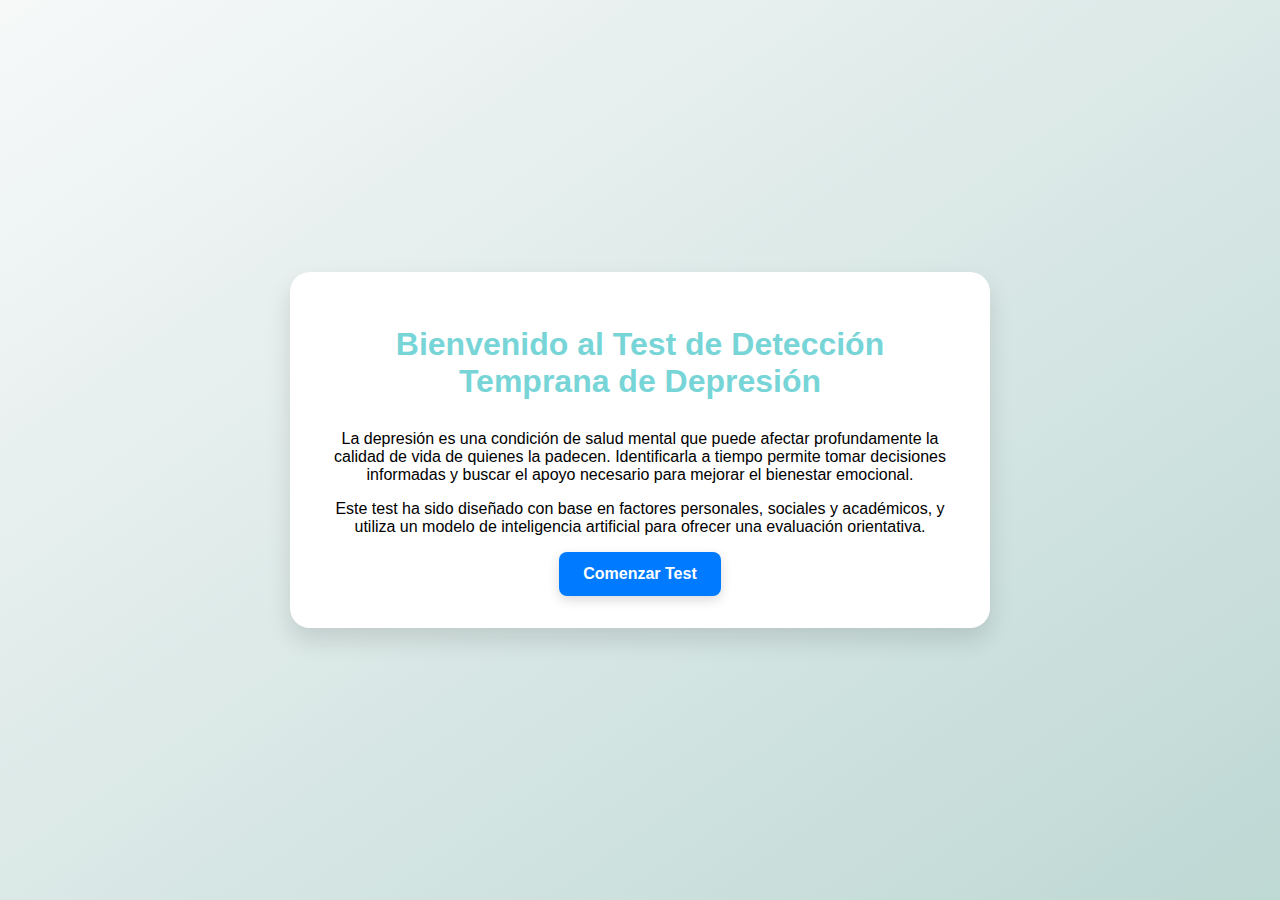
<file: index.html>
<!DOCTYPE html>
<html lang="es">
<head>
    <meta charset="UTF-8">
    <title>Inicio - Predicción de Depresión</title>
    <link rel="stylesheet" href="css/styles.css">
</head>
<body>
    <div class="container intro-page">
        <h1>Bienvenido al Test de Detección Temprana de Depresión</h1>
        <p>
            La depresión es una condición de salud mental que puede afectar profundamente la calidad de vida de quienes la padecen. 
            Identificarla a tiempo permite tomar decisiones informadas y buscar el apoyo necesario para mejorar el bienestar emocional.
        </p>
        <p>
            Este test ha sido diseñado con base en factores personales, sociales y académicos, 
            y utiliza un modelo de inteligencia artificial para ofrecer una evaluación orientativa.
        </p>

        <button onclick="location.href='test.html'" class="start-button">Comenzar Test</button>
    </div>
</body>
</html>
</file>
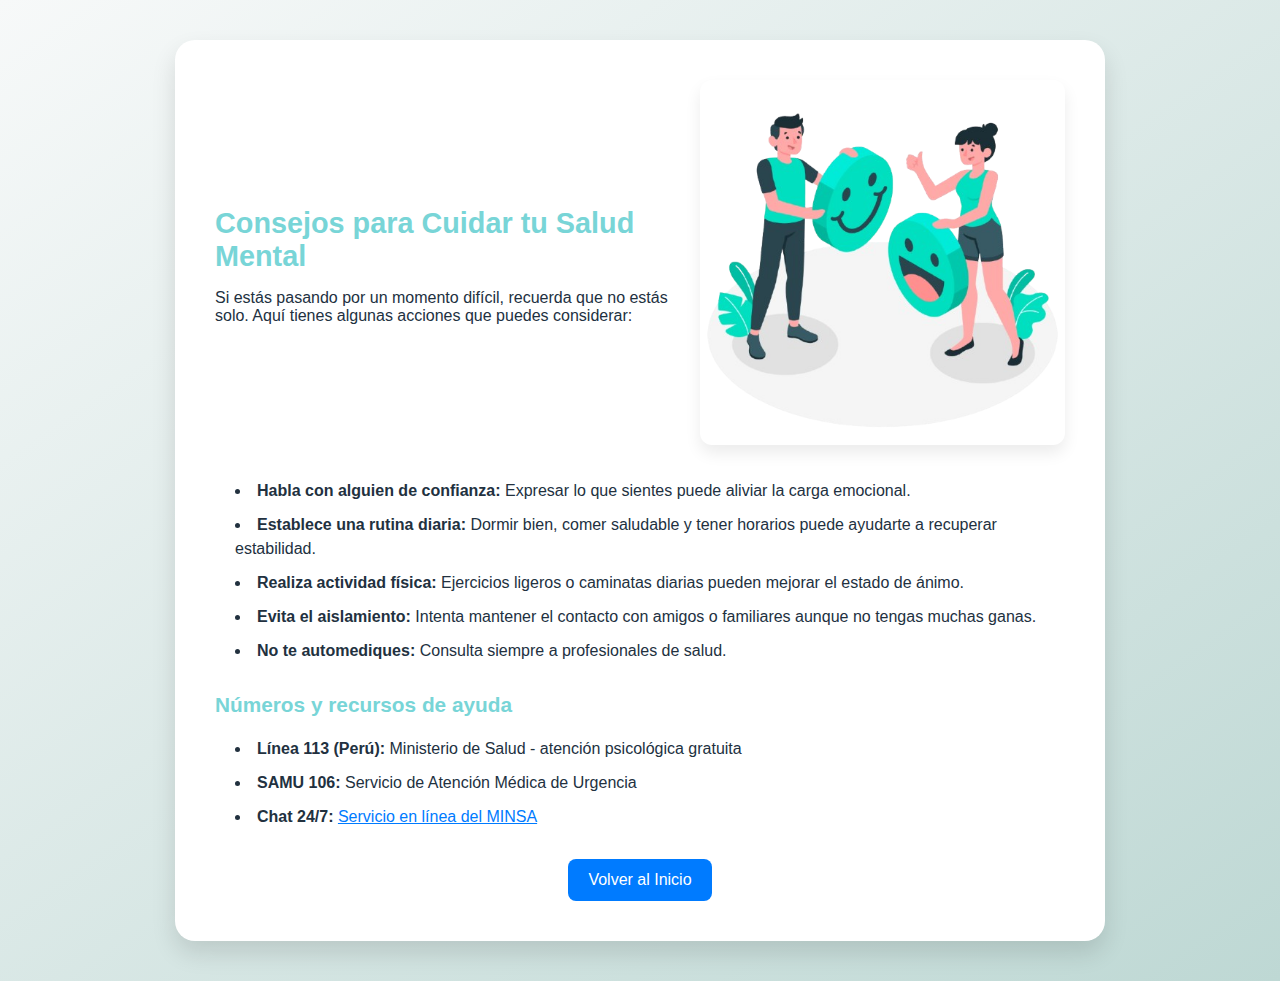
<file: consejos.html>
<!DOCTYPE html>
<html lang="es">
<head>
  <meta charset="UTF-8">
  <meta name="viewport" content="width=device-width, initial-scale=1.0">
  <title>Consejos para la Depresión</title>
  <link rel="stylesheet" href="css/consejos.css">
</head>
<body>
  <div class="consejos-container">
    <div class="consejos-header">
      <div class="consejos-text">
        <h1>Consejos para Cuidar tu Salud Mental</h1>
        <p>Si estás pasando por un momento difícil, recuerda que no estás solo. Aquí tienes algunas acciones que puedes considerar:</p>
      </div>
      <div class="consejos-image">
        <img src="assets/consejos_ilustracion.png" alt="Ilustración salud mental">
      </div>
    </div>

    <ul class="tips-list">
      <li><strong>Habla con alguien de confianza:</strong> Expresar lo que sientes puede aliviar la carga emocional.</li>
      <li><strong>Establece una rutina diaria:</strong> Dormir bien, comer saludable y tener horarios puede ayudarte a recuperar estabilidad.</li>
      <li><strong>Realiza actividad física:</strong> Ejercicios ligeros o caminatas diarias pueden mejorar el estado de ánimo.</li>
      <li><strong>Evita el aislamiento:</strong> Intenta mantener el contacto con amigos o familiares aunque no tengas muchas ganas.</li>
      <li><strong>No te automediques:</strong> Consulta siempre a profesionales de salud.</li>
    </ul>

    <h2>Números y recursos de ayuda</h2>
    <ul class="help-lines">
      <li><strong>Línea 113 (Perú):</strong> Ministerio de Salud - atención psicológica gratuita</li>
      <li><strong>SAMU 106:</strong> Servicio de Atención Médica de Urgencia</li>
      <li><strong>Chat 24/7:</strong> <a href="https://www.minsa.gob.pe/portada/psicologica.asp" target="_blank">Servicio en línea del MINSA</a></li>
    </ul>

    <div class="back-btn">
      <button onclick="location.href='index.html'">Volver al Inicio</button>
    </div>
  </div>
</body>
</html>
</file>
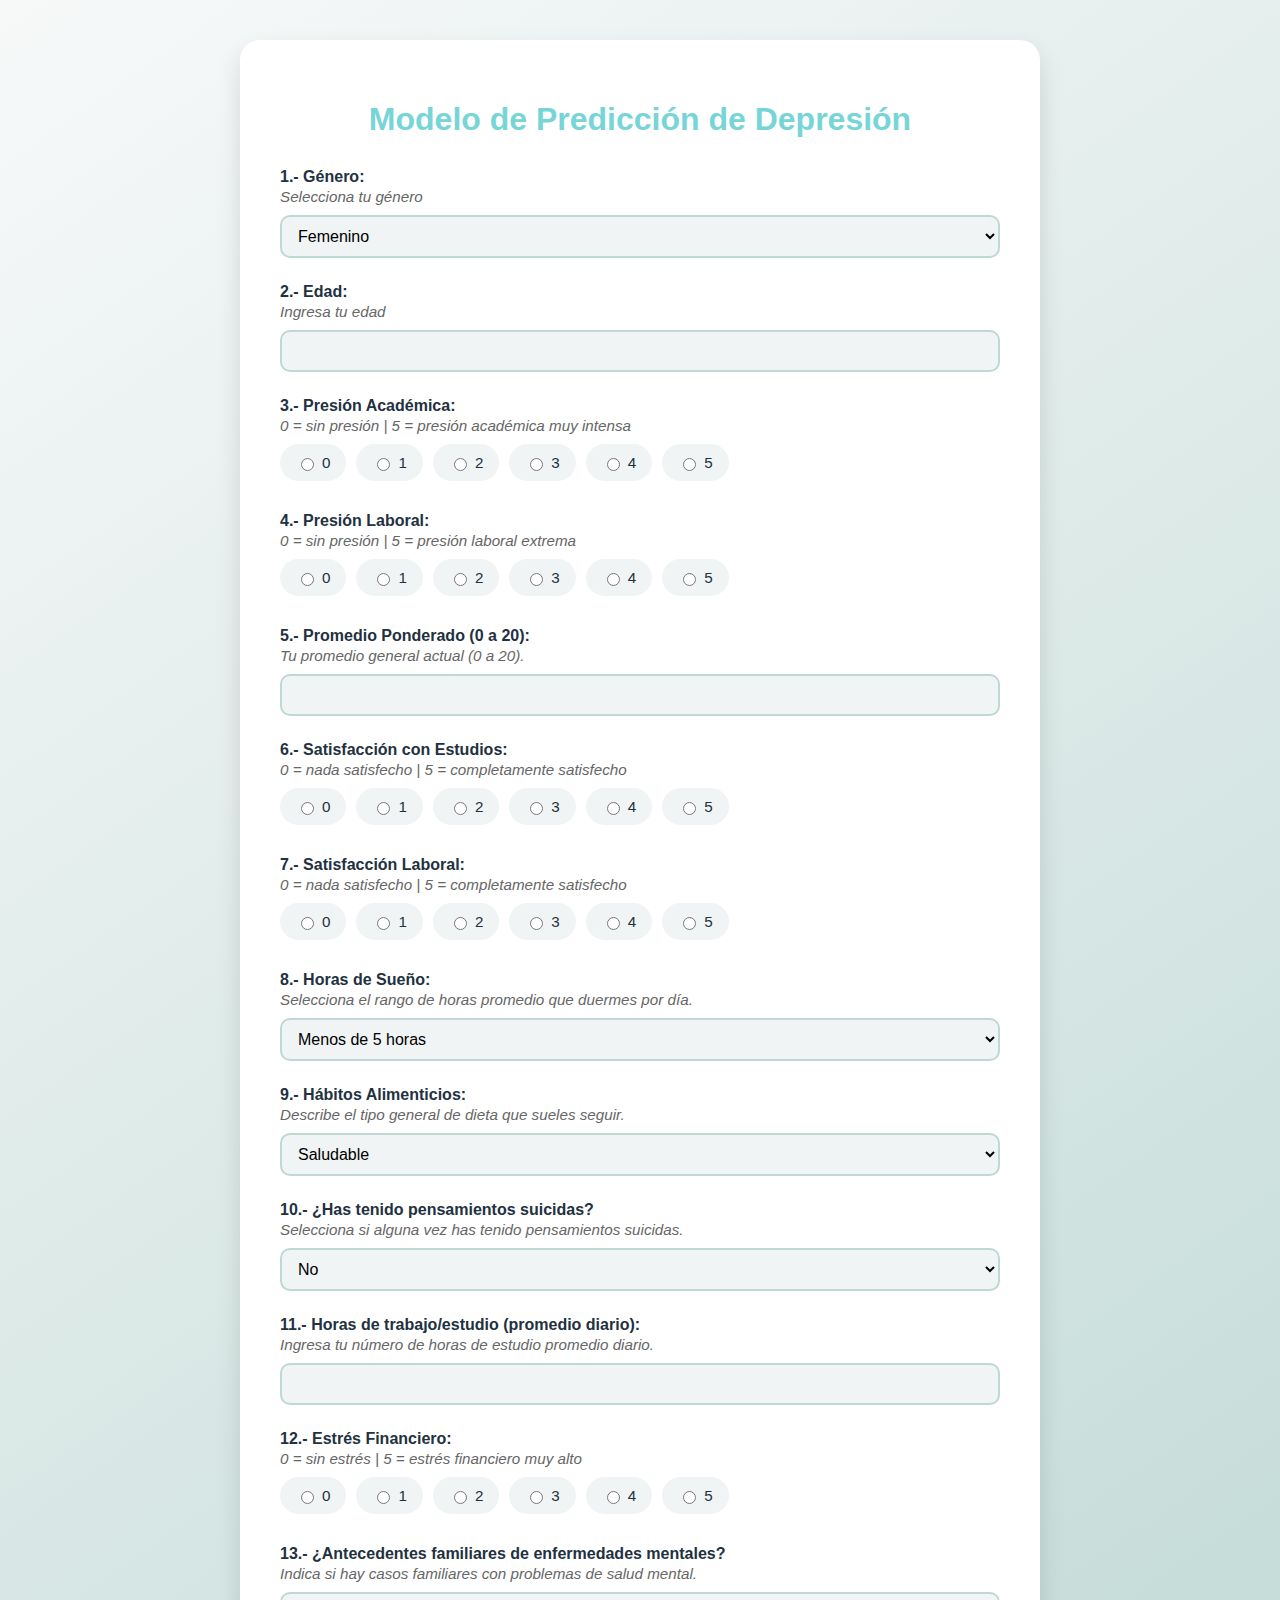
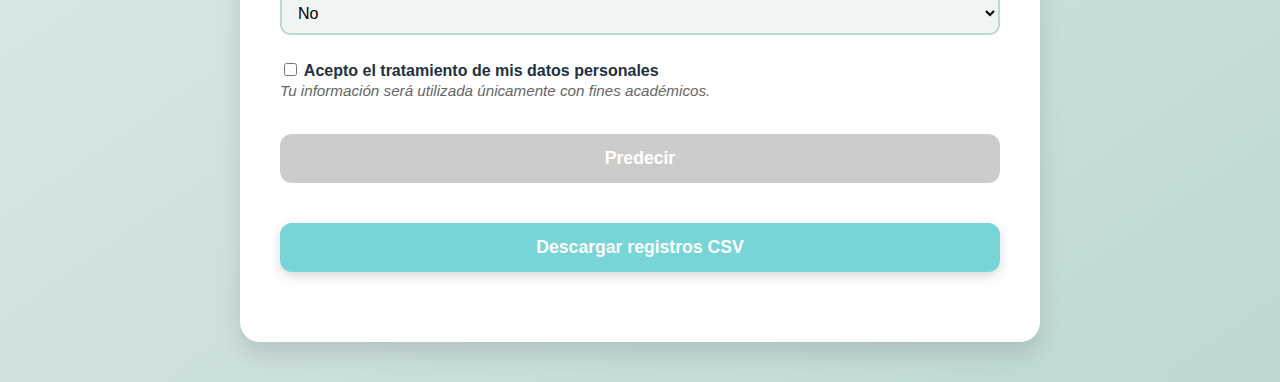
<file: test.html>
<!DOCTYPE html>
<html lang="es">
<head>
    <meta charset="UTF-8">
    <title>Predicción de Depresión</title>
    <link rel="stylesheet" href="css/styles.css">
    <link rel="icon" href="data:,">

</head>
<body>
    <div class="container">
        <h1>Modelo de Predicción de Depresión</h1>
        <form id="predict-form">

            <div class="form-group">
                <label>1.- Género:</label>
                <p class="field-description">Selecciona tu género </p>
                <select name="Gender">
                    <option value="Female">Femenino</option>
                    <option value="Male">Masculino</option>
                </select>
            </div>

            <div class="form-group">
                <label>2.- Edad:</label>
                <p class="field-description">Ingresa tu edad</p>
                <input type="number" name="Age" required>
            </div>

            <input type="hidden" name="Profession" value="Student">

            <div class="form-group">
                <label>3.- Presión Académica:</label>
                <p class="field-description">0 = sin presión | 5 = presión académica muy intensa</p>
                <div class="radio-group" data-name="Academic Pressure"></div>
            </div>

            <div class="form-group">
                <label>4.- Presión Laboral:</label>
                <p class="field-description">0 = sin presión | 5 = presión laboral extrema</p>
                <div class="radio-group" data-name="Work Pressure"></div>
            </div>

            <div class="form-group">
                <label>5.- Promedio Ponderado (0 a 20):</label>
                <p class="field-description">Tu promedio general actual (0 a 20).</p>
                <input type="number" name="CGPA" step="0.1" min="0" max="20" required>
            </div>

            <div class="form-group">
                <label>6.- Satisfacción con Estudios:</label>
                <p class="field-description">0 = nada satisfecho | 5 = completamente satisfecho</p>
                <div class="radio-group" data-name="Study Satisfaction"></div>
            </div>

            <div class="form-group">
                <label>7.- Satisfacción Laboral:</label>
                <p class="field-description">0 = nada satisfecho | 5 = completamente satisfecho</p>
                <div class="radio-group" data-name="Job Satisfaction"></div>
            </div>

            <div class="form-group">
                <label>8.- Horas de Sueño:</label>
                <p class="field-description">Selecciona el rango de horas promedio que duermes por día.</p>
                <select name="Sleep Duration">
                    <option value="Less than 5 hours">Menos de 5 horas</option>
                    <option value="5-6 hours">5-6 horas</option>
                    <option value="7-8 hours">7-8 horas</option>
                    <option value="More than 8 hours">Más de 8 horas</option>
                    <option value="Others">Otros</option>
                </select>
            </div>

            <div class="form-group">
                <label>9.- Hábitos Alimenticios:</label>
                <p class="field-description">Describe el tipo general de dieta que sueles seguir.</p>
                <select name="Dietary Habits">
                    <option value="Healthy">Saludable</option>
                    <option value="Moderate">Moderado</option>
                    <option value="Unhealthy">No saludable</option>
                    <option value="Others">Otros</option>
                </select>
            </div>

            <div class="form-group">
                <label>10.- ¿Has tenido pensamientos suicidas?</label>
                <p class="field-description">Selecciona si alguna vez has tenido pensamientos suicidas.</p>
                <select name="Have you ever had suicidal thoughts ?">
                    <option value="No">No</option>
                    <option value="Yes">Sí</option>
                </select>
            </div>

            <div class="form-group">
                <label>11.- Horas de trabajo/estudio (promedio diario):</label>
                <p class="field-description">Ingresa tu número de horas de estudio promedio diario.</p>
                <input type="number" name="Work/Study Hours" min="0" max="24" required>
            </div>

            <div class="form-group">
                <label>12.- Estrés Financiero:</label>
                <p class="field-description">0 = sin estrés | 5 = estrés financiero muy alto</p>
                <div class="radio-group" data-name="Financial Stress"></div>
            </div>

            <div class="form-group">
                <label>13.- ¿Antecedentes familiares de enfermedades mentales?</label>
                <p class="field-description">Indica si hay casos familiares con problemas de salud mental.</p>
                <select name="Family History of Mental Illness">
                    <option value="No">No</option>
                    <option value="Yes">Sí</option>
                </select>
            </div>

            <div class="form-group">
                <label><input type="checkbox" id="consentimiento"> Acepto el tratamiento de mis datos personales</label>
                <p class="field-description">Tu información será utilizada únicamente con fines académicos.</p>
            </div>

            
              
              
            <button type="submit" id="submit-button" disabled>Predecir</button>
        </form>

        <div class="form-group">
            <button type="button" style="margin-top: 40px;" onclick="window.open('https://api-ml-m9js.onrender.com/descargar-registros', '_blank')">
              Descargar registros CSV
            </button>
          </div>
        <div id="resultado"></div>
    </div>

    <script src="js/main.js"></script>
</body>
</html>
</file>
<file: css/styles.css>
:root {
    --seasalt: #f7f9f9;
    --ash-gray: #bed8d4;
    --tiffany-blue: #78d5d7;
    --deep-blue: #22313f;
    --light-gray: #f0f4f4;
    --error-red: #e74c3c;
}

* {
    box-sizing: border-box;
}

body {
    margin: 0;
    padding: 0;
    font-family: 'Segoe UI', sans-serif;
    background: linear-gradient(145deg, var(--seasalt), var(--ash-gray));
    min-height: 100vh;
    display: flex;
    align-items: center;
    justify-content: center;
}

.container {
    background: white;
    width: 100%;
    max-width: 800px;
    padding: 40px;
    margin: 40px 20px;
    border-radius: 20px;
    box-shadow: 0 12px 24px rgba(0, 0, 0, 0.12);
    animation: fade-in 0.6s ease-out;
}

@keyframes fade-in {
    from {
        opacity: 0;
        transform: translateY(15px);
    }
    to {
        opacity: 1;
        transform: translateY(0);
    }
}

h1 {
    text-align: center;
    font-size: 2rem;
    margin-bottom: 30px;
    color: var(--tiffany-blue);
}

form {
    display: flex;
    flex-direction: column;
    gap: 25px;
}

.form-group {
    display: flex;
    flex-direction: column;
}

label {
    font-weight: 600;
    color: var(--deep-blue);
    margin-bottom: 6px;
}

.field-description {
    font-size: 0.95rem;
    color: #666;
    margin: -4px 0 10px 0;
    font-style: italic;
}

input[type="number"],
select {
    padding: 10px 12px;
    border: 2px solid var(--ash-gray);
    border-radius: 10px;
    font-size: 1rem;
    transition: all 0.3s ease;
    background: var(--light-gray);
}

input[type="number"]:focus,
select:focus {
    outline: none;
    border-color: var(--tiffany-blue);
    background: white;
    box-shadow: 0 0 0 2px rgba(120, 213, 215, 0.3);
}

.radio-group {
    display: flex;
    flex-wrap: wrap;
    gap: 10px;
}

.radio-group label {
    display: flex;
    align-items: center;
    padding: 8px 14px;
    background: var(--light-gray);
    border-radius: 30px;
    font-weight: 500;
    font-size: 0.95rem;
    cursor: pointer;
    transition: 0.3s;
    border: 2px solid transparent;
}

.radio-group input[type="radio"] {
    margin-right: 8px;
}

.radio-group label:hover {
    background-color: var(--tiffany-blue);
    color: white;
}

button {
    padding: 14px;
    background-color: var(--tiffany-blue);
    border: none;
    color: white;
    font-size: 1.1rem;
    font-weight: bold;
    border-radius: 12px;
    cursor: pointer;
    transition: background-color 0.3s ease, transform 0.2s ease;
    box-shadow: 0 4px 12px rgba(0, 0, 0, 0.15);
}

button:hover {
    background-color: #5fc6c8;
    transform: scale(1.03);
}

button:disabled {
    background-color: #cccccc;
    cursor: not-allowed;
    box-shadow: none;
}
.start-button {
    background-color: #007bff;
    color: white;
    border: none;
    padding: 0.8em 1.5em;
    font-size: 1rem;
    border-radius: 8px;
    cursor: pointer;
    transition: background-color 0.3s ease;
}

.start-button:hover {
    background-color: #0056b3;
}

.intro-page {
    max-width: 700px;
    margin: 0 auto;
    padding: 2em;
    text-align: center;
}

#resultado {
    margin-top: 30px;
    text-align: center;
    animation: fade-in 0.6s ease-in;
}

.result-box {
    background-color: var(--ash-gray);
    padding: 20px 30px;
    border-radius: 15px;
    color: var(--deep-blue);
    font-size: 1.1rem;
    font-weight: 600;
    box-shadow: 0 6px 16px rgba(0, 0, 0, 0.1);
    display: inline-block;
}

.error {
    color: var(--error-red);
    font-weight: bold;
    font-size: 1rem;
    margin-top: 10px;
}

button.download-button {
    background-color: #28a745;
    margin-top: 8px;
}

button.download-button:hover {
    background-color: #218838;
    margin-top: 8px;
}
</file>
<file: css/consejos.css>
:root {
    --seasalt: #f7f9f9;
    --ash-gray: #bed8d4;
    --tiffany-blue: #78d5d7;
    --deep-blue: #22313f;
    --light-gray: #f0f4f4;
    --error-red: #e74c3c;
  }
  
  body {
    margin: 0;
    padding: 0;
    font-family: 'Segoe UI', sans-serif;
    background: linear-gradient(145deg, var(--seasalt), var(--ash-gray));
    min-height: 100vh;
    display: flex;
    align-items: center;
    justify-content: center;
  }
  
  .consejos-container {
    background: white;
    width: 100%;
    max-width: 850px;
    padding: 40px;
    margin: 40px 20px;
    border-radius: 20px;
    box-shadow: 0 12px 24px rgba(0, 0, 0, 0.12);
    animation: fade-in 0.6s ease-out;
  }
  
  @keyframes fade-in {
    from {
      opacity: 0;
      transform: translateY(15px);
    }
    to {
      opacity: 1;
      transform: translateY(0);
    }
  }
  
  .consejos-header {
    display: flex;
    flex-wrap: wrap;
    align-items: center;
    justify-content: space-between;
    gap: 20px;
    margin-bottom: 30px;
  }
  
  .consejos-text {
    flex: 1 1 300px;
  }
  
  .consejos-text h1 {
    color: var(--tiffany-blue);
    font-size: 1.8rem;
    margin-bottom: 10px;
  }
  
  .consejos-text p {
    font-size: 1rem;
    color: var(--deep-blue);
  }
  
  .consejos-image {
    flex: 1 1 200px;
    text-align: center;
  }
  
  .consejos-image img {
    max-width: 100%;
    border-radius: 12px;
    box-shadow: 0 8px 16px rgba(0, 0, 0, 0.08);
  }
  
  .tips-list, .help-lines {
    list-style: disc inside;
    padding-left: 20px;
    margin: 20px 0;
    color: var(--deep-blue);
  }
  
  .tips-list li,
  .help-lines li {
    margin-bottom: 10px;
    line-height: 1.5;
  }
  
  h2 {
    margin-top: 30px;
    color: var(--tiffany-blue);
    font-size: 1.3rem;
  }
  
  .help-lines a {
    color: #007bff;
    text-decoration: underline;
  }
  
  .back-btn {
    text-align: center;
    margin-top: 30px;
  }
  
  .back-btn button {
    padding: 12px 20px;
    background-color: #007bff;
    color: white;
    border: none;
    border-radius: 8px;
    font-size: 1rem;
    cursor: pointer;
    transition: background-color 0.3s ease;
  }
  
  .back-btn button:hover {
    background-color: #0056b3;
  }
</file>
